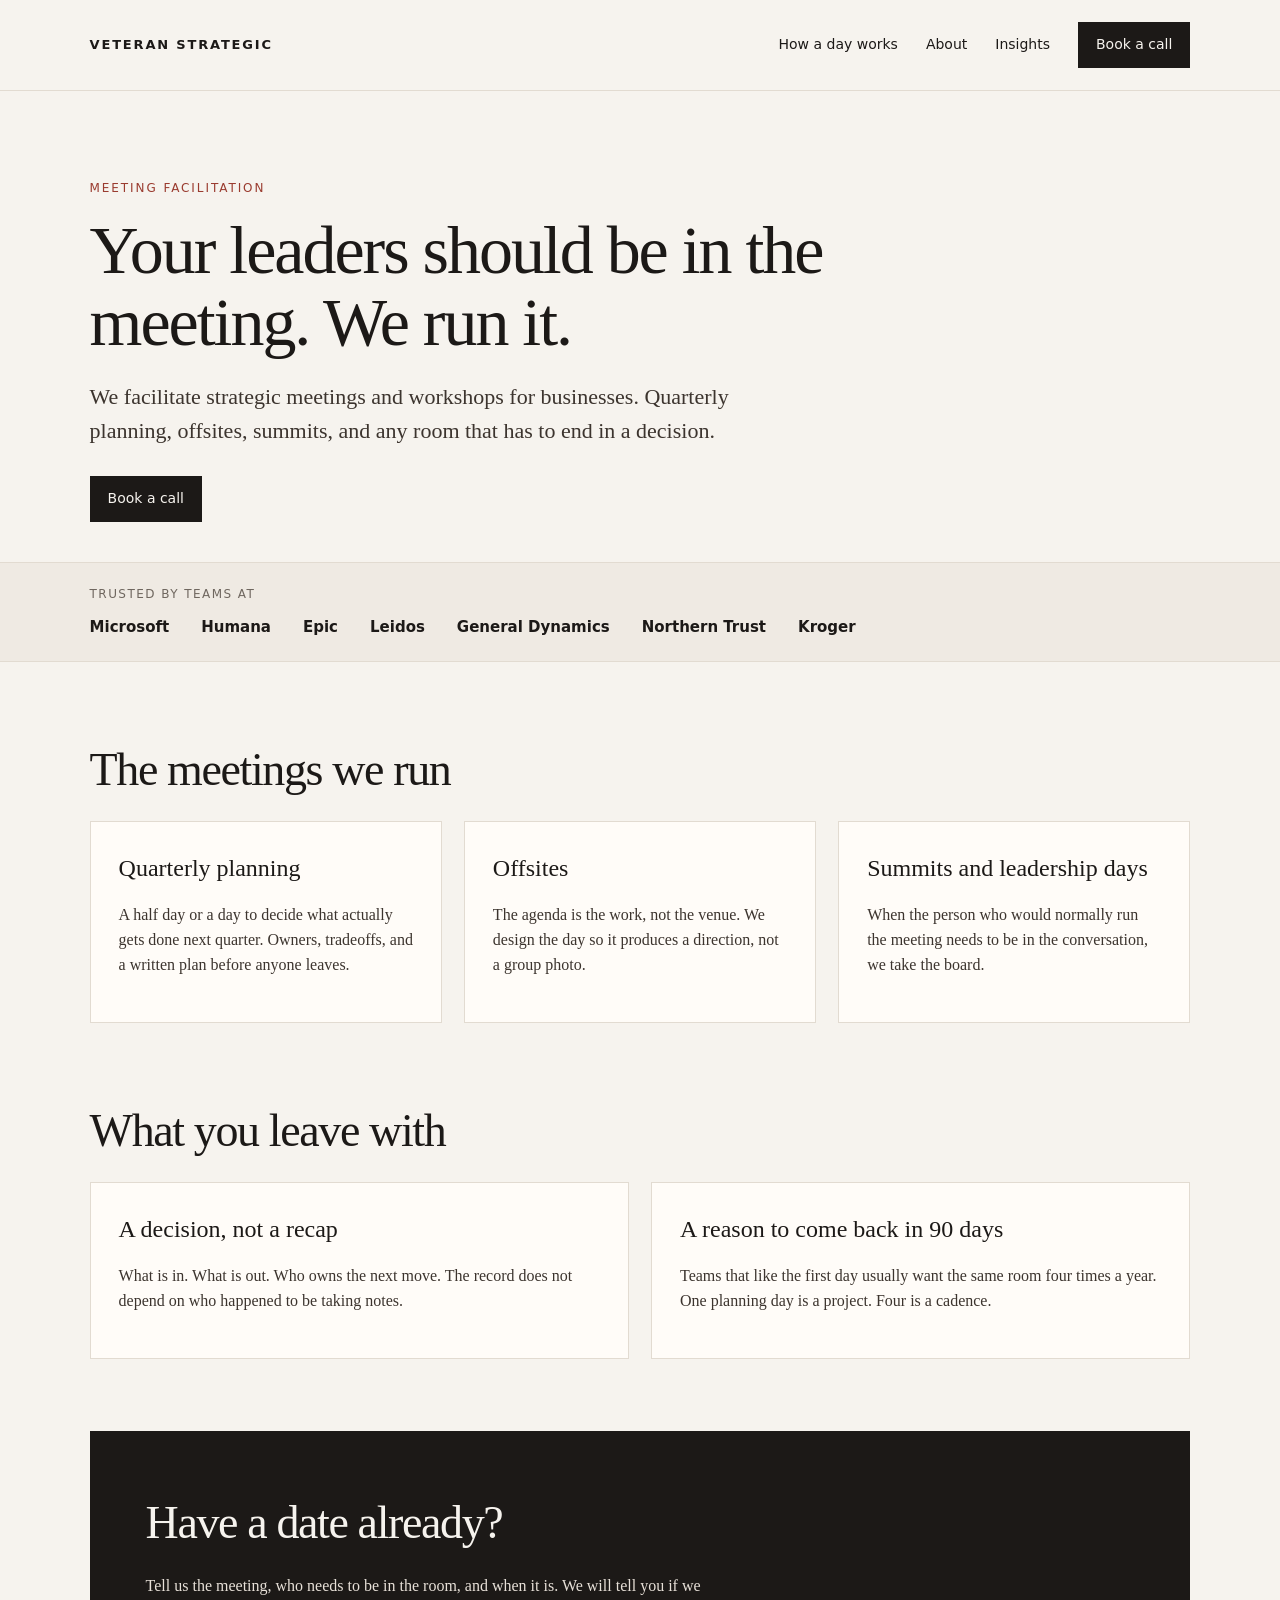
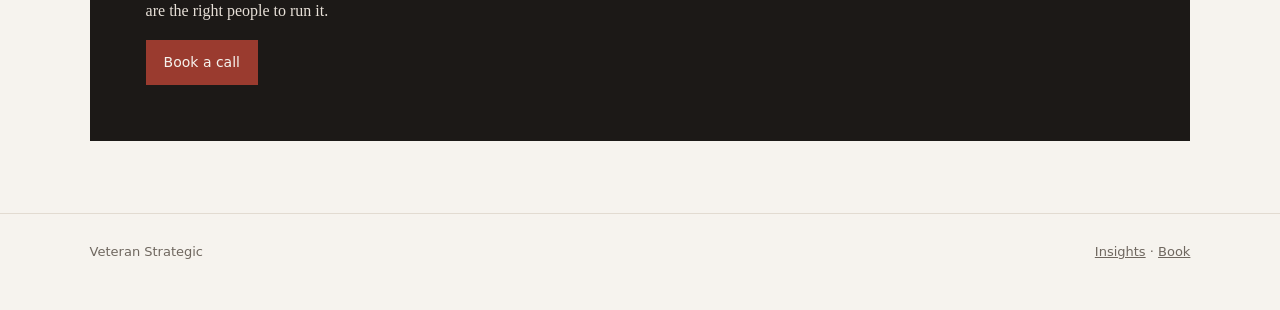
<file: index.html>
<!DOCTYPE html>
<html lang="en">
<head>
  <meta charset="utf-8" />
  <meta name="viewport" content="width=device-width, initial-scale=1" />
  <title>Veteran Strategic — Strategic meeting facilitation</title>
  <meta name="description" content="We facilitate strategic meetings so leaders can be in the decision, not running the room. Quarterly planning, offsites, and summits." />
  <link rel="stylesheet" href="css/site.css" />
</head>
<body>
  <nav class="nav">
    <a class="brand" href="index.html">Veteran Strategic</a>
    <div class="nav-links">
      <a href="how.html">How a day works</a>
      <a href="about.html">About</a>
      <a href="insights/index.html">Insights</a>
      <a class="btn" href="book.html">Book a call</a>
    </div>
  </nav>
  <header class="hero">
    <p class="kicker">Meeting facilitation</p>
    <h1>Your leaders should be in the meeting. We run it.</h1>
    <p class="lede">We facilitate strategic meetings and workshops for businesses. Quarterly planning, offsites, summits, and any room that has to end in a decision.</p>
    <a class="btn" href="book.html">Book a call</a>
  </header>
  <div class="trust">
    <p>Trusted by teams at</p>
    <div class="logos">
      <span>Microsoft</span><span>Humana</span><span>Epic</span><span>Leidos</span>
      <span>General Dynamics</span><span>Northern Trust</span><span>Kroger</span>
    </div>
  </div>
  <section>
    <h2>The meetings we run</h2>
    <div class="grid-3">
      <article class="card">
        <h3>Quarterly planning</h3>
        <p>A half day or a day to decide what actually gets done next quarter. Owners, tradeoffs, and a written plan before anyone leaves.</p>
      </article>
      <article class="card">
        <h3>Offsites</h3>
        <p>The agenda is the work, not the venue. We design the day so it produces a direction, not a group photo.</p>
      </article>
      <article class="card">
        <h3>Summits and leadership days</h3>
        <p>When the person who would normally run the meeting needs to be in the conversation, we take the board.</p>
      </article>
    </div>
  </section>
  <section style="padding-top:0">
    <h2>What you leave with</h2>
    <div class="grid-2">
      <article class="card">
        <h3>A decision, not a recap</h3>
        <p>What is in. What is out. Who owns the next move. The record does not depend on who happened to be taking notes.</p>
      </article>
      <article class="card">
        <h3>A reason to come back in 90 days</h3>
        <p>Teams that like the first day usually want the same room four times a year. One planning day is a project. Four is a cadence.</p>
      </article>
    </div>
  </section>
  <div class="cta-band">
    <h2>Have a date already?</h2>
    <p>Tell us the meeting, who needs to be in the room, and when it is. We will tell you if we are the right people to run it.</p>
    <a class="btn light" href="book.html">Book a call</a>
  </div>
  <footer>
    <span>Veteran Strategic</span>
    <span><a href="insights/index.html">Insights</a> · <a href="book.html">Book</a></span>
  </footer>
</body>
</html>
</file>
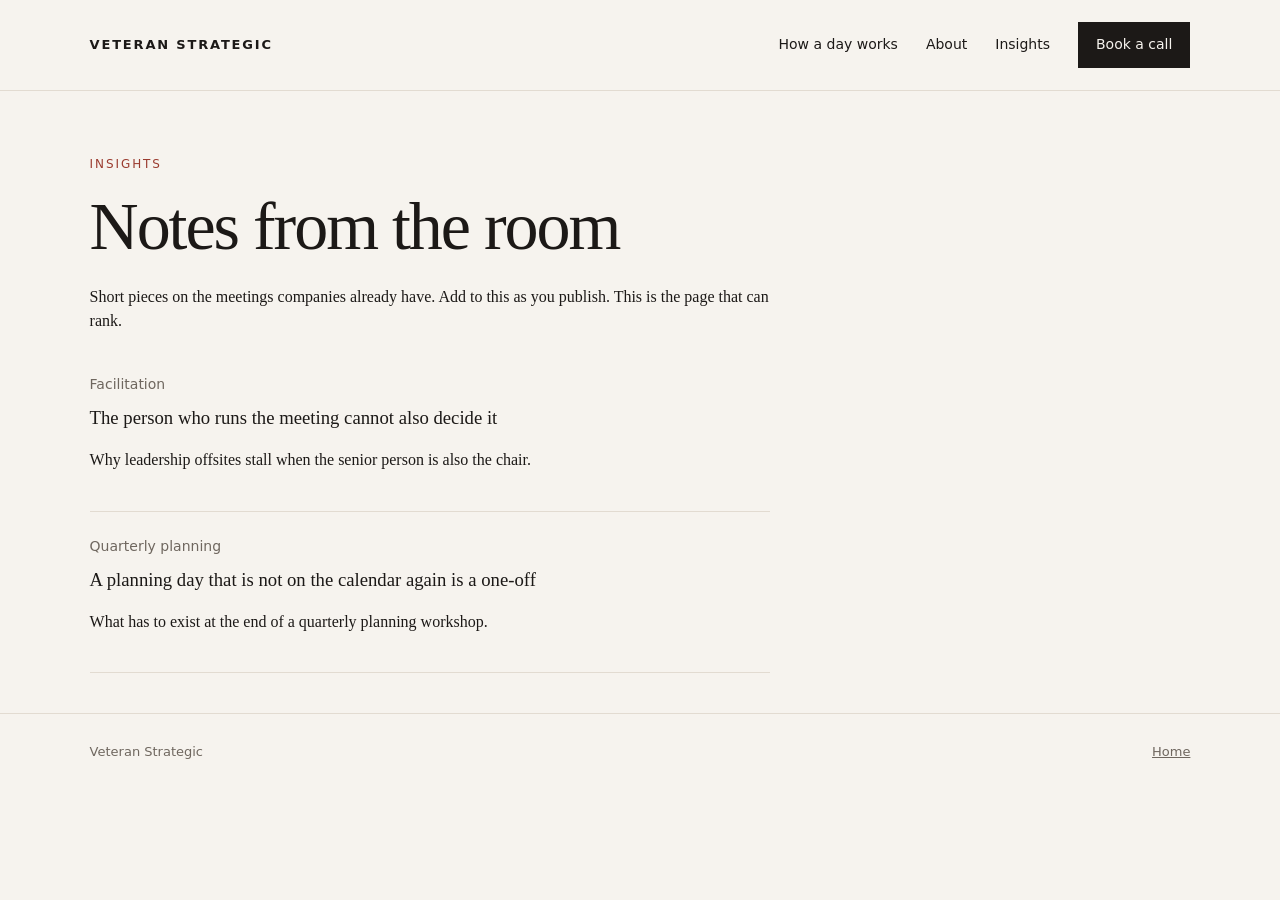
<file: insights/index.html>
<!DOCTYPE html>
<html lang="en">
<head>
  <meta charset="utf-8" />
  <meta name="viewport" content="width=device-width, initial-scale=1" />
  <title>Insights — Veteran Strategic</title>
  <meta name="description" content="Notes on strategic meetings, offsites, and quarterly planning facilitation." />
  <link rel="stylesheet" href="../css/site.css" />
</head>
<body>
  <nav class="nav">
    <a class="brand" href="../index.html">Veteran Strategic</a>
    <div class="nav-links">
      <a href="../how.html">How a day works</a>
      <a href="../about.html">About</a>
      <a href="index.html">Insights</a>
      <a class="btn" href="../book.html">Book a call</a>
    </div>
  </nav>
  <main class="page">
    <p class="kicker">Insights</p>
    <h1>Notes from the room</h1>
    <p>Short pieces on the meetings companies already have. Add to this as you publish. This is the page that can rank.</p>
    <div class="post-list">
      <a href="leader-in-the-room.html"><span class="muted">Facilitation</span><h3>The person who runs the meeting cannot also decide it</h3><p>Why leadership offsites stall when the senior person is also the chair.</p></a>
      <a href="quarterly-planning.html"><span class="muted">Quarterly planning</span><h3>A planning day that is not on the calendar again is a one-off</h3><p>What has to exist at the end of a quarterly planning workshop.</p></a>
    </div>
  </main>
  <footer><span>Veteran Strategic</span><a href="../index.html">Home</a></footer>
</body>
</html>
</file>
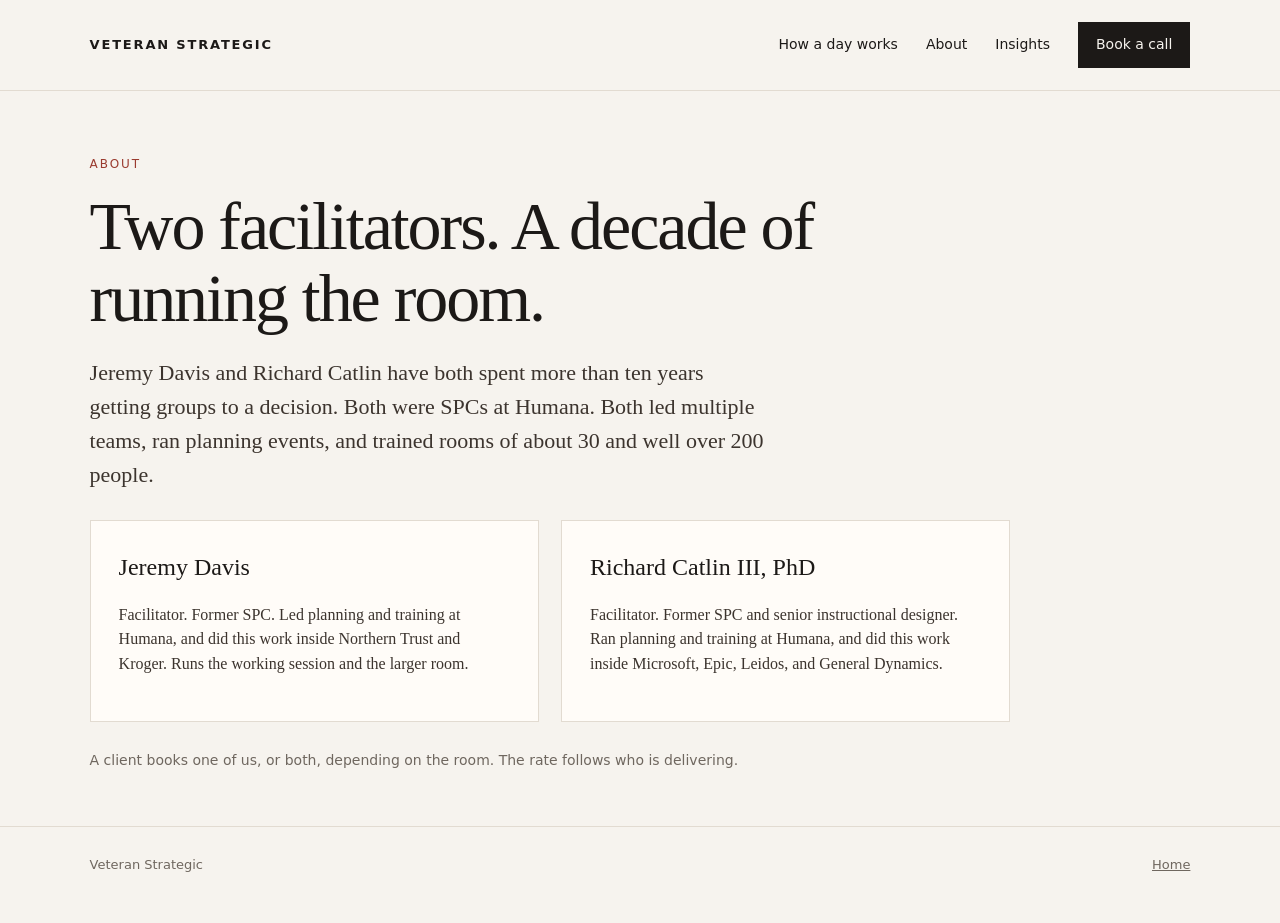
<file: about.html>
<!DOCTYPE html>
<html lang="en">
<head>
  <meta charset="utf-8" />
  <meta name="viewport" content="width=device-width, initial-scale=1" />
  <title>About — Veteran Strategic</title>
  <link rel="stylesheet" href="css/site.css" />
</head>
<body>
  <nav class="nav">
    <a class="brand" href="index.html">Veteran Strategic</a>
    <div class="nav-links">
      <a href="how.html">How a day works</a>
      <a href="about.html">About</a>
      <a href="insights/index.html">Insights</a>
      <a class="btn" href="book.html">Book a call</a>
    </div>
  </nav>
  <main class="page wide">
    <p class="kicker">About</p>
    <h1>Two facilitators. A decade of running the room.</h1>
    <p class="lede">Jeremy Davis and Richard Catlin have both spent more than ten years getting groups to a decision. Both were SPCs at Humana. Both led multiple teams, ran planning events, and trained rooms of about 30 and well over 200 people.</p>
    <div class="grid-2">
      <article class="card"><h3>Jeremy Davis</h3><p>Facilitator. Former SPC. Led planning and training at Humana, and did this work inside Northern Trust and Kroger. Runs the working session and the larger room.</p></article>
      <article class="card"><h3>Richard Catlin III, PhD</h3><p>Facilitator. Former SPC and senior instructional designer. Ran planning and training at Humana, and did this work inside Microsoft, Epic, Leidos, and General Dynamics.</p></article>
    </div>
    <p class="muted" style="margin-top:28px">A client books one of us, or both, depending on the room. The rate follows who is delivering.</p>
  </main>
  <footer><span>Veteran Strategic</span><a href="index.html">Home</a></footer>
</body>
</html>
</file>
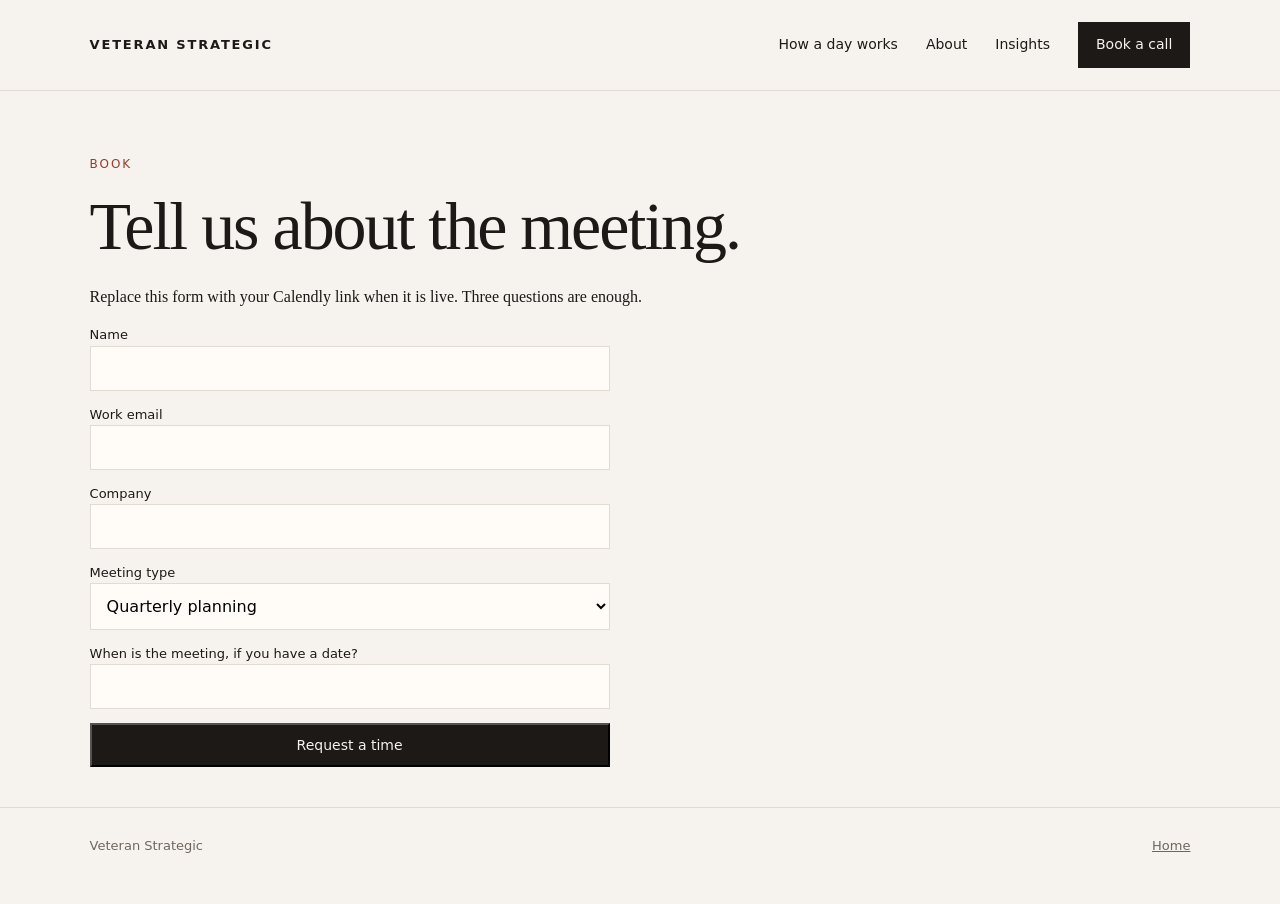
<file: book.html>
<!DOCTYPE html>
<html lang="en">
<head>
  <meta charset="utf-8" />
  <meta name="viewport" content="width=device-width, initial-scale=1" />
  <title>Book a call — Veteran Strategic</title>
  <link rel="stylesheet" href="css/site.css" />
</head>
<body>
  <nav class="nav">
    <a class="brand" href="index.html">Veteran Strategic</a>
    <div class="nav-links">
      <a href="how.html">How a day works</a>
      <a href="about.html">About</a>
      <a href="insights/index.html">Insights</a>
      <a class="btn" href="book.html">Book a call</a>
    </div>
  </nav>
  <main class="page">
    <p class="kicker">Book</p>
    <h1>Tell us about the meeting.</h1>
    <p>Replace this form with your Calendly link when it is live. Three questions are enough.</p>
    <form action="mailto:hello@veteranstrategic.com" method="post" enctype="text/plain">
      <label>Name<input name="name" required /></label>
      <label>Work email<input type="email" name="email" required /></label>
      <label>Company<input name="company" required /></label>
      <label>Meeting type<select name="type"><option>Quarterly planning</option><option>Offsite</option><option>Summit or leadership day</option><option>Not sure yet</option></select></label>
      <label>When is the meeting, if you have a date?<input name="date" /></label>
      <button class="btn" type="submit">Request a time</button>
    </form>
  </main>
  <footer><span>Veteran Strategic</span><a href="index.html">Home</a></footer>
</body>
</html>
</file>
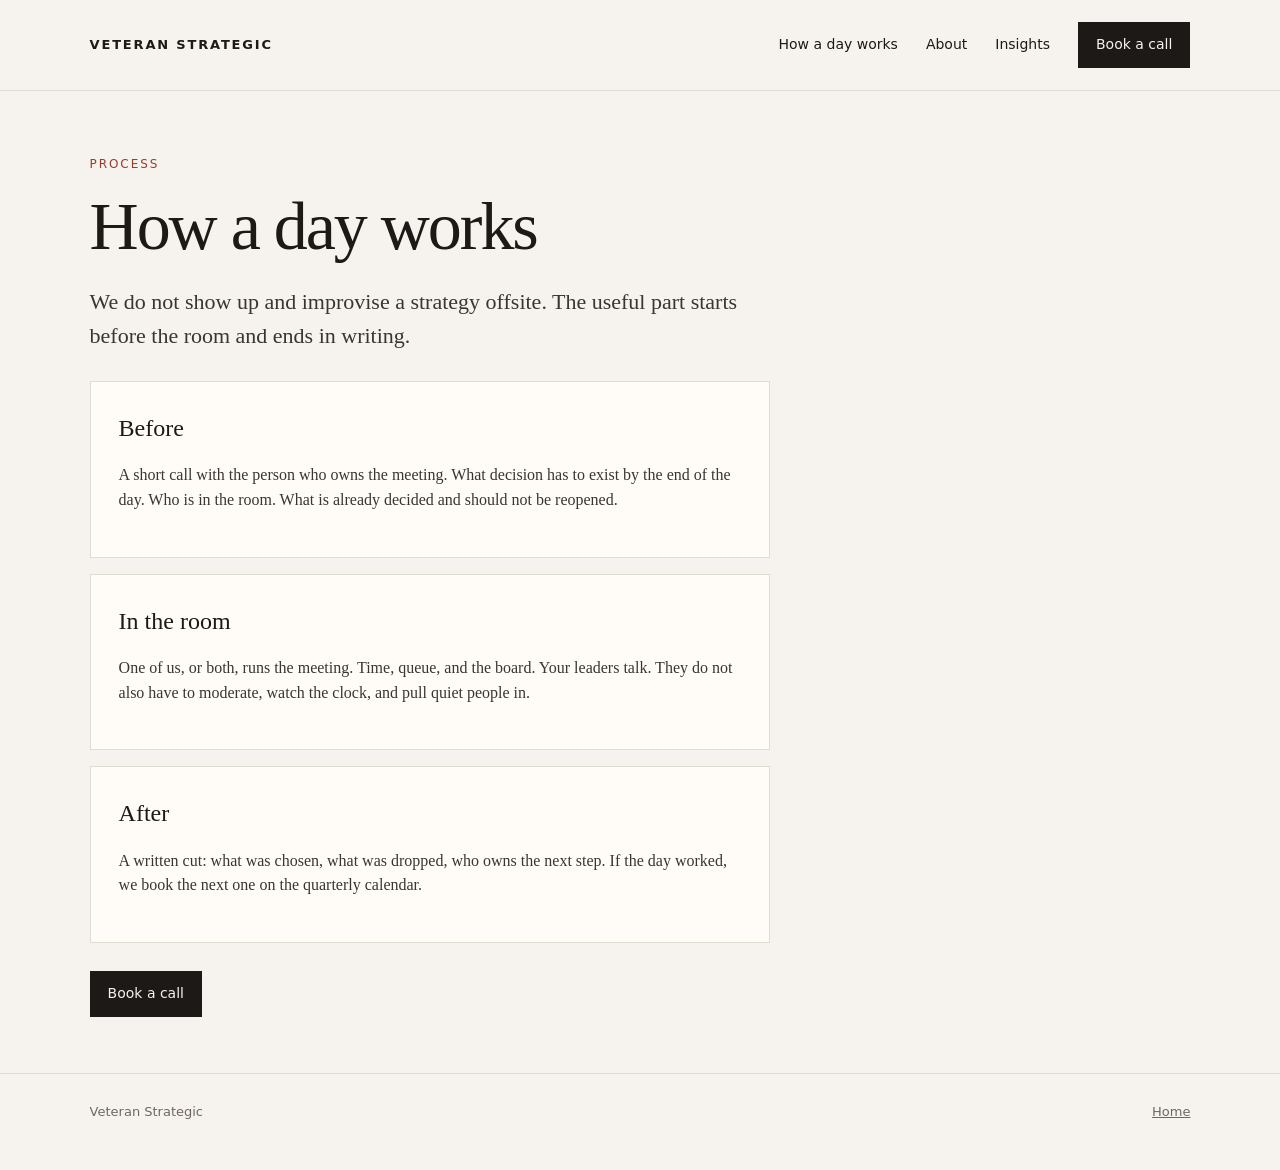
<file: how.html>
<!DOCTYPE html>
<html lang="en">
<head>
  <meta charset="utf-8" />
  <meta name="viewport" content="width=device-width, initial-scale=1" />
  <title>How a day works — Veteran Strategic</title>
  <link rel="stylesheet" href="css/site.css" />
</head>
<body>
  <nav class="nav">
    <a class="brand" href="index.html">Veteran Strategic</a>
    <div class="nav-links">
      <a href="how.html">How a day works</a>
      <a href="about.html">About</a>
      <a href="insights/index.html">Insights</a>
      <a class="btn" href="book.html">Book a call</a>
    </div>
  </nav>
  <main class="page">
    <p class="kicker">Process</p>
    <h1>How a day works</h1>
    <p class="lede">We do not show up and improvise a strategy offsite. The useful part starts before the room and ends in writing.</p>
    <div class="card"><h3>Before</h3><p>A short call with the person who owns the meeting. What decision has to exist by the end of the day. Who is in the room. What is already decided and should not be reopened.</p></div>
    <div class="card" style="margin-top:16px"><h3>In the room</h3><p>One of us, or both, runs the meeting. Time, queue, and the board. Your leaders talk. They do not also have to moderate, watch the clock, and pull quiet people in.</p></div>
    <div class="card" style="margin-top:16px"><h3>After</h3><p>A written cut: what was chosen, what was dropped, who owns the next step. If the day worked, we book the next one on the quarterly calendar.</p></div>
    <p style="margin-top:28px"><a class="btn" href="book.html">Book a call</a></p>
  </main>
  <footer><span>Veteran Strategic</span><a href="index.html">Home</a></footer>
</body>
</html>
</file>
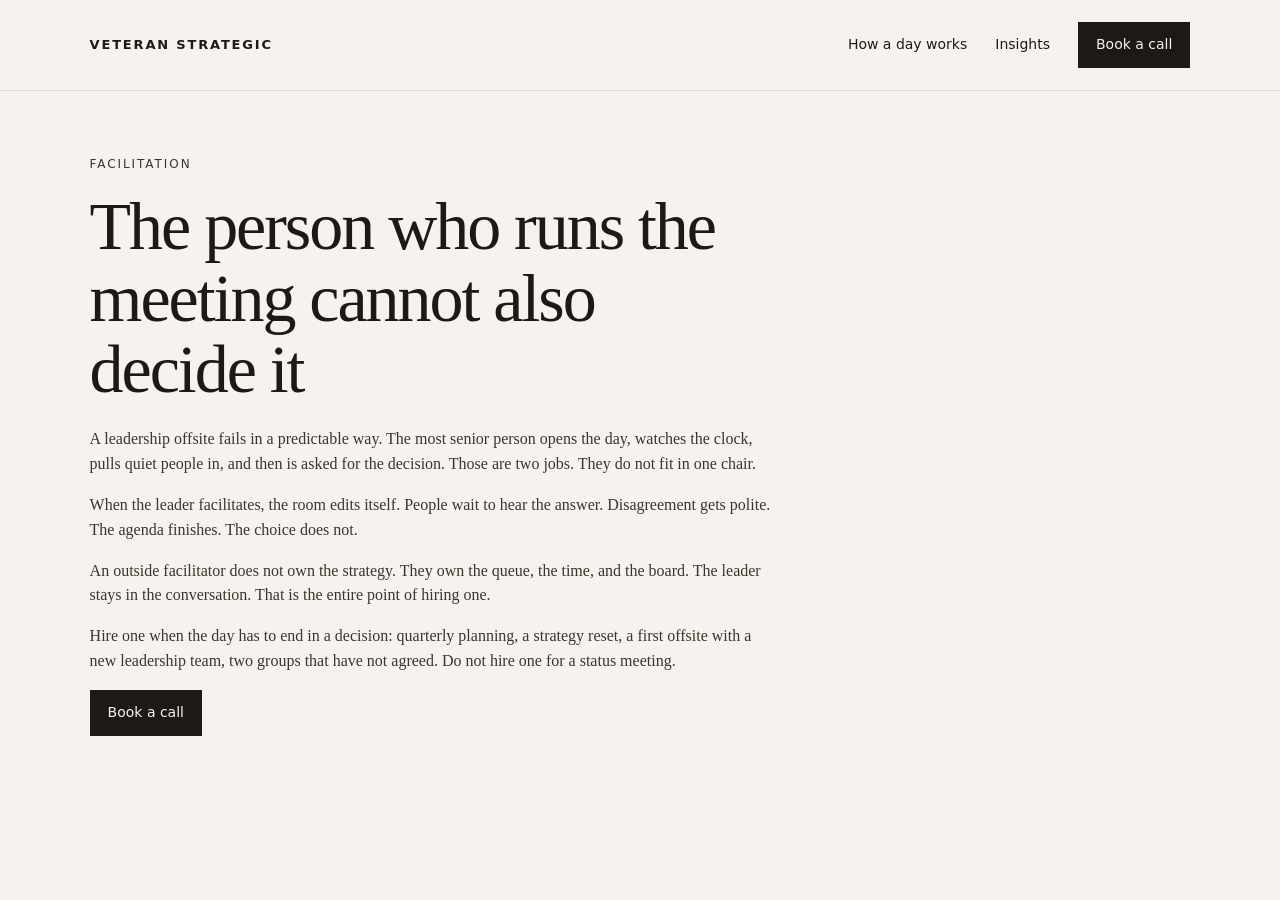
<file: insights/leader-in-the-room.html>
<!DOCTYPE html>
<html lang="en">
<head>
  <meta charset="utf-8" />
  <meta name="viewport" content="width=device-width, initial-scale=1" />
  <title>The person who runs the meeting cannot also decide it — Veteran Strategic</title>
  <meta name="description" content="Why a leadership offsite needs an outside facilitator when the senior person also has to contribute to the decision." />
  <link rel="stylesheet" href="../css/site.css" />
</head>
<body>
  <nav class="nav">
    <a class="brand" href="../index.html">Veteran Strategic</a>
    <div class="nav-links">
      <a href="../how.html">How a day works</a>
      <a href="../insights/index.html">Insights</a>
      <a class="btn" href="../book.html">Book a call</a>
    </div>
  </nav>
  <article class="page prose">
    <p class="kicker">Facilitation</p>
    <h1>The person who runs the meeting cannot also decide it</h1>
    <p>A leadership offsite fails in a predictable way. The most senior person opens the day, watches the clock, pulls quiet people in, and then is asked for the decision. Those are two jobs. They do not fit in one chair.</p>
    <p>When the leader facilitates, the room edits itself. People wait to hear the answer. Disagreement gets polite. The agenda finishes. The choice does not.</p>
    <p>An outside facilitator does not own the strategy. They own the queue, the time, and the board. The leader stays in the conversation. That is the entire point of hiring one.</p>
    <p>Hire one when the day has to end in a decision: quarterly planning, a strategy reset, a first offsite with a new leadership team, two groups that have not agreed. Do not hire one for a status meeting.</p>
    <p><a class="btn" href="../book.html">Book a call</a></p>
  </article>
</body>
</html>
</file>
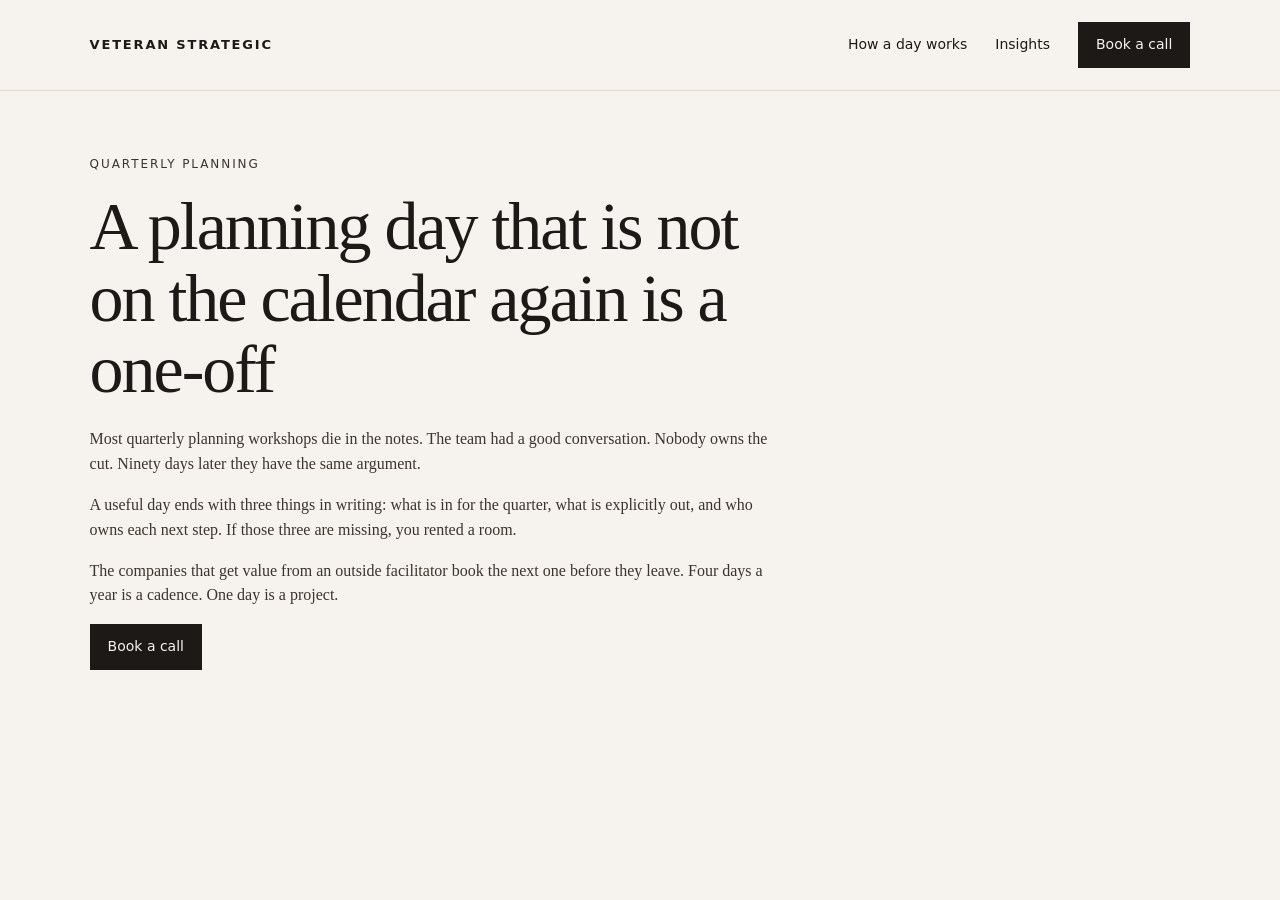
<file: insights/quarterly-planning.html>
<!DOCTYPE html>
<html lang="en">
<head>
  <meta charset="utf-8" />
  <meta name="viewport" content="width=device-width, initial-scale=1" />
  <title>Quarterly planning workshop — Veteran Strategic</title>
  <meta name="description" content="What a quarterly planning workshop has to produce if it is going to be worth doing again in 90 days." />
  <link rel="stylesheet" href="../css/site.css" />
</head>
<body>
  <nav class="nav">
    <a class="brand" href="../index.html">Veteran Strategic</a>
    <div class="nav-links">
      <a href="../how.html">How a day works</a>
      <a href="../insights/index.html">Insights</a>
      <a class="btn" href="../book.html">Book a call</a>
    </div>
  </nav>
  <article class="page prose">
    <p class="kicker">Quarterly planning</p>
    <h1>A planning day that is not on the calendar again is a one-off</h1>
    <p>Most quarterly planning workshops die in the notes. The team had a good conversation. Nobody owns the cut. Ninety days later they have the same argument.</p>
    <p>A useful day ends with three things in writing: what is in for the quarter, what is explicitly out, and who owns each next step. If those three are missing, you rented a room.</p>
    <p>The companies that get value from an outside facilitator book the next one before they leave. Four days a year is a cadence. One day is a project.</p>
    <p><a class="btn" href="../book.html">Book a call</a></p>
  </article>
</body>
</html>
</file>
<file: css/site.css>
:root {
  --ink: #1c1917;
  --paper: #f6f3ee;
  --paper-2: #efeae3;
  --line: #e2dbd1;
  --muted: #6f675f;
  --accent: #9a3b2f;
  --white: #fffcf8;
}
* { box-sizing: border-box; }
html { scroll-behavior: smooth; }
body {
  margin: 0;
  font-family: "Iowan Old Style", Palatino, Georgia, serif;
  color: var(--ink);
  background: var(--paper);
  line-height: 1.55;
}
a { color: inherit; }
.nav {
  display: flex; justify-content: space-between; align-items: center;
  padding: 22px 7vw; border-bottom: 1px solid var(--line);
  background: var(--paper); position: sticky; top: 0; z-index: 5;
}
.brand {
  font-family: Inter, ui-sans-serif, system-ui, sans-serif;
  letter-spacing: 0.14em; text-transform: uppercase;
  font-size: 13px; font-weight: 600; text-decoration: none;
}
.nav-links { display: flex; gap: 28px; align-items: center; }
.nav-links a {
  font-family: Inter, ui-sans-serif, system-ui, sans-serif;
  font-size: 14px; text-decoration: none; color: var(--ink);
}
.btn {
  display: inline-block; background: var(--ink); color: var(--paper) !important;
  text-decoration: none; padding: 12px 18px;
  font-family: Inter, ui-sans-serif, system-ui, sans-serif; font-size: 14px;
}
.btn.light { background: var(--accent); }
.hero { padding: 88px 7vw 40px; max-width: 980px; }
.kicker {
  font-family: Inter, ui-sans-serif, system-ui, sans-serif;
  letter-spacing: 0.16em; text-transform: uppercase;
  font-size: 12px; color: var(--accent); margin: 0 0 18px;
}
h1 {
  font-weight: 500; font-size: clamp(40px, 6vw, 68px);
  line-height: 1.05; letter-spacing: -0.03em; margin: 0 0 22px;
}
.lede { font-size: 22px; max-width: 680px; color: #3c342e; margin: 0 0 28px; }
.trust { border-top: 1px solid var(--line); border-bottom: 1px solid var(--line); padding: 22px 7vw; background: var(--paper-2); }
.trust p {
  font-family: Inter, ui-sans-serif, system-ui, sans-serif;
  font-size: 12px; letter-spacing: 0.12em; text-transform: uppercase;
  color: var(--muted); margin: 0 0 12px;
}
.logos { display: flex; flex-wrap: wrap; gap: 18px 32px; font-family: Inter, ui-sans-serif, system-ui, sans-serif; font-weight: 600; font-size: 15px; }
section { padding: 72px 7vw; }
.grid-3, .grid-2 { display: grid; gap: 22px; }
.grid-3 { grid-template-columns: repeat(3, 1fr); }
.grid-2 { grid-template-columns: 1fr 1fr; }
.card { background: var(--white); border: 1px solid var(--line); padding: 28px; }
.card h3 { margin: 0 0 10px; font-size: 24px; font-weight: 500; }
.card p, .prose p { color: #3c342e; }
h2 { font-size: clamp(32px, 4vw, 46px); font-weight: 500; letter-spacing: -0.03em; margin: 0 0 16px; }
.muted { color: var(--muted); font-family: Inter, ui-sans-serif, system-ui, sans-serif; font-size: 14px; }
.cta-band { margin: 0 7vw 72px; background: var(--ink); color: var(--paper); padding: 56px; }
.cta-band p { color: #e7e0d8; max-width: 560px; }
footer {
  padding: 28px 7vw 48px; border-top: 1px solid var(--line);
  display: flex; justify-content: space-between; gap: 16px;
  font-family: Inter, ui-sans-serif, system-ui, sans-serif; font-size: 13px; color: var(--muted);
}
footer a { color: var(--muted); }
.page { padding: 64px 7vw 40px; max-width: 860px; }
.page.wide { max-width: 1100px; }
.post-list a { text-decoration: none; display: block; padding: 22px 0; border-bottom: 1px solid var(--line); }
.post-list h3 { margin: 6px 0; font-weight: 500; }
form { display: grid; gap: 14px; max-width: 520px; }
input, select, textarea {
  font: 16px Inter, ui-sans-serif, system-ui, sans-serif;
  padding: 12px; border: 1px solid var(--line); background: var(--white); width: 100%;
}
label { font-family: Inter, ui-sans-serif, system-ui, sans-serif; font-size: 13px; }
@media (max-width: 800px) {
  .grid-3, .grid-2 { grid-template-columns: 1fr; }
  .nav-links a:not(.btn) { display: none; }
  .cta-band { padding: 32px 22px; }
}
</file>
